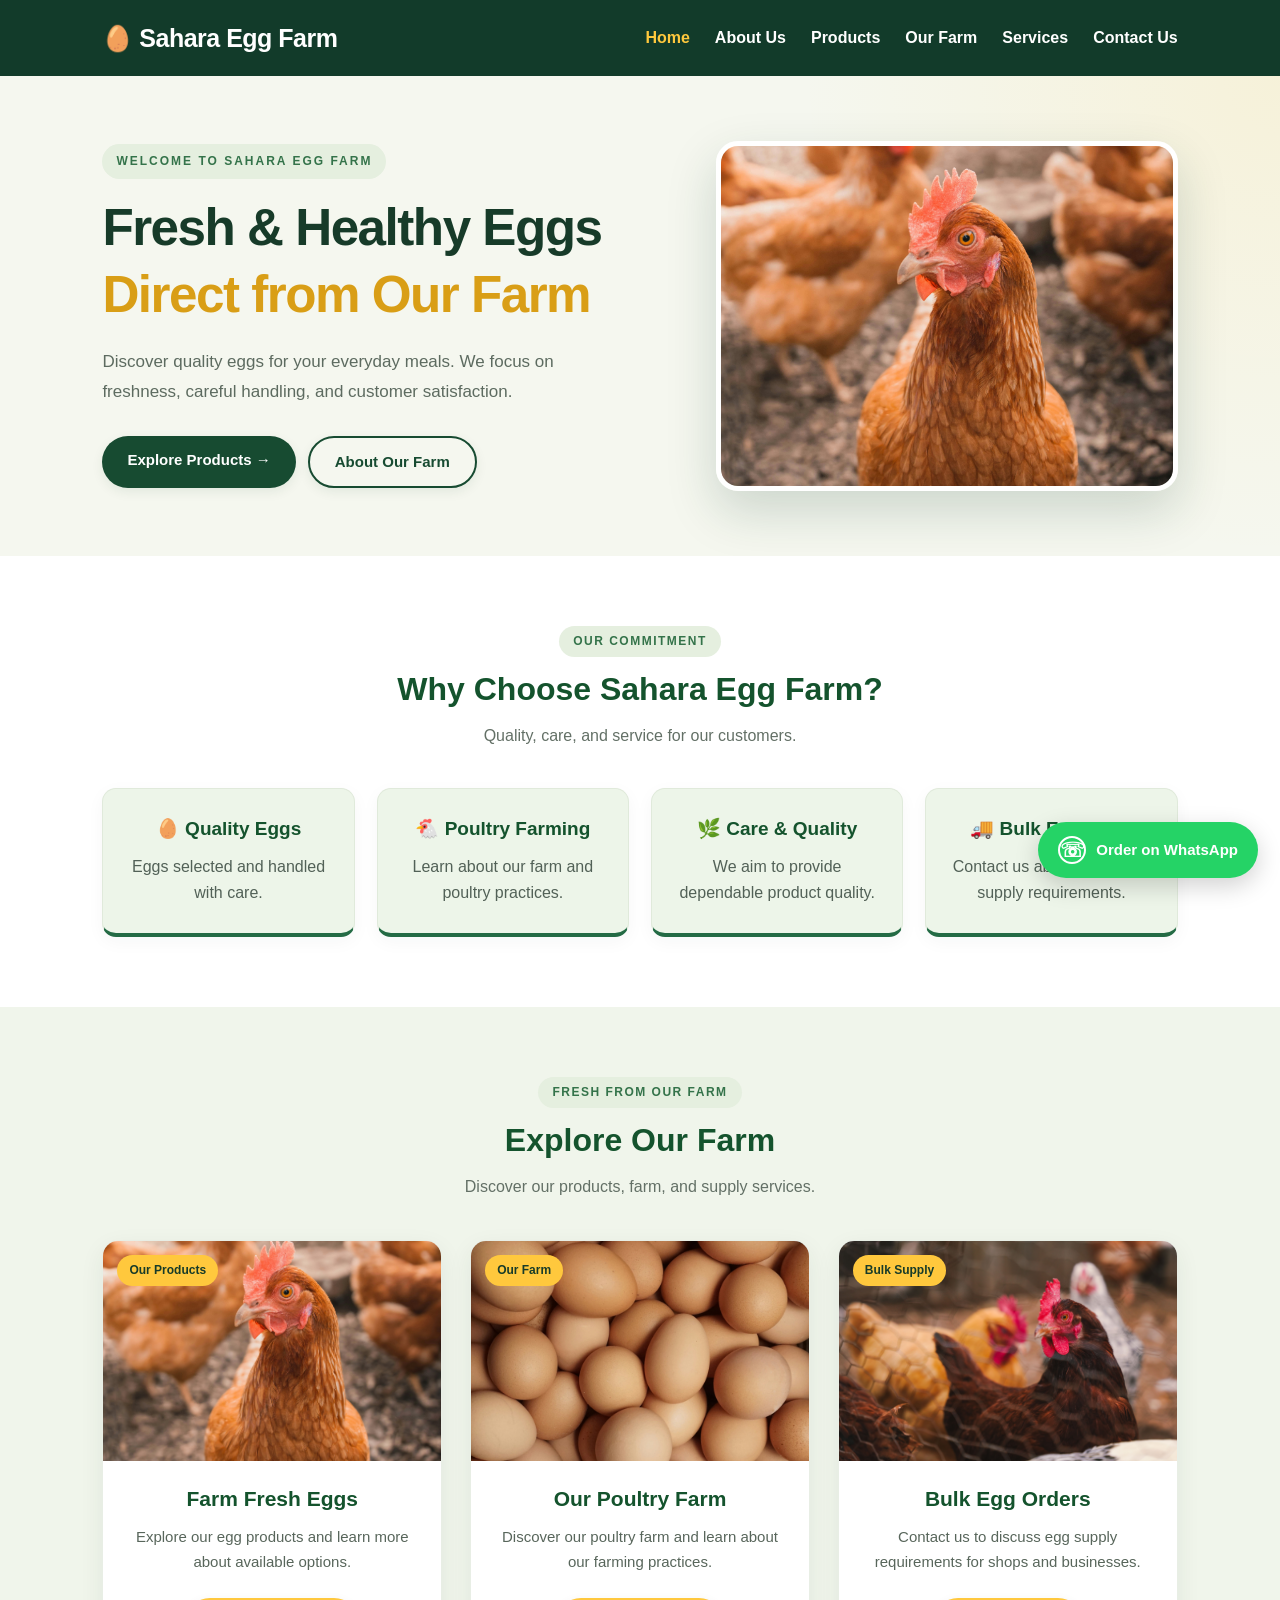
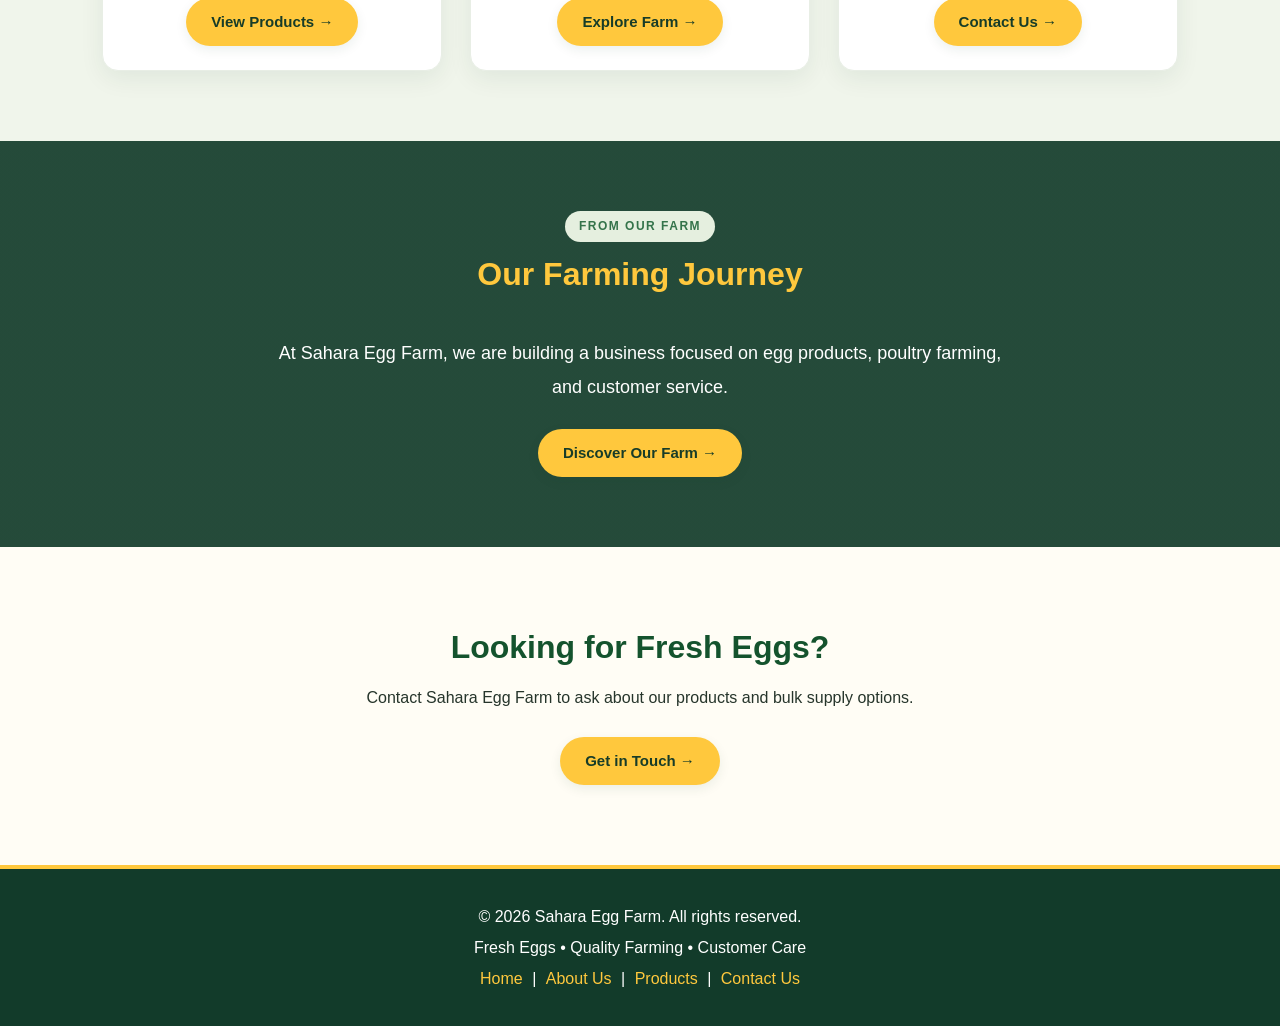
<file: index.html>
<!DOCTYPE html>
<html lang="en">
<head>
    <meta charset="UTF-8">
    <meta name="viewport" content="width=device-width, initial-scale=1.0">

    <meta name="description"
          content="Welcome to Sahara Egg Farm. Discover fresh eggs, quality poultry farming, and bulk egg supply enquiries.">

    <title>Sahara Egg Farm | Fresh & Healthy Eggs</title>

    <link rel="stylesheet" href="css/style.css">
</head>

<body>

    <!-- Navigation -->
    <header>
        <nav class="navbar">
            <a href="index.html" class="logo">
                🥚 Sahara Egg Farm
            </a>

            <ul class="nav-links">
                <li><a href="index.html" class="active">Home</a></li>
                <li><a href="about.html">About Us</a></li>
                <li><a href="products.html">Products</a></li>
                <li><a href="farm.html">Our Farm</a></li>
                <li><a href="services.html">Services</a></li>
                <li><a href="contact.html">Contact Us</a></li>
            </ul>
        </nav>
    </header>

    <main>

        <!-- Hero Section -->
        <section id="home" class="hero">

            <div class="hero-content">

                <span class="hero-tag">
                    WELCOME TO SAHARA EGG FARM
                </span>

                <h1>
                    Fresh & Healthy Eggs
                    <span>Direct from Our Farm</span>
                </h1>

                <p>
                    Discover quality eggs for your everyday meals.
                    We focus on freshness, careful handling,
                    and customer satisfaction.
                </p>

                <div class="hero-buttons">
                    <a href="products.html" class="btn">
                        Explore Products →
                    </a>

                    <a href="about.html" class="btn btn-outline">
                        About Our Farm
                    </a>
                </div>

            </div>

            <div class="hero-image">
                <img
                    src="images/brown-eggs.jpg"
                    alt="Fresh brown eggs from the farm"
                >
            </div>

        </section>


        <!-- Why Choose Us -->
        <section class="features">

            <div class="section-heading">
                <span class="section-tag">OUR COMMITMENT</span>
                <h2>Why Choose Sahara Egg Farm?</h2>
                <p>Quality, care, and service for our customers.</p>
            </div>

            <div class="feature-container">

                <div class="feature-card">
                    <h3>🥚 Quality Eggs</h3>
                    <p>Eggs selected and handled with care.</p>
                </div>

                <div class="feature-card">
                    <h3>🐔 Poultry Farming</h3>
                    <p>Learn about our farm and poultry practices.</p>
                </div>

                <div class="feature-card">
                    <h3>🌿 Care & Quality</h3>
                    <p>We aim to provide dependable product quality.</p>
                </div>

                <div class="feature-card">
                    <h3>🚚 Bulk Enquiries</h3>
                    <p>Contact us about larger egg supply requirements.</p>
                </div>

            </div>

        </section>


        <!-- Products -->
        <section id="products" class="products">

            <div class="section-heading">
                <span class="section-tag">FRESH FROM OUR FARM</span>
                <h2>Explore Our Farm</h2>
                <p>Discover our products, farm, and supply services.</p>
            </div>

            <div class="product-container">

                <!-- Card 1 -->
                <article class="product-card">

                    <div class="product-image-wrapper">
                        <img
                            src="images/brown-eggs.jpg"
                            alt="Fresh brown eggs"
                            class="product-image"
                        >

                        <span class="product-badge">Our Products</span>
                    </div>

                    <div class="product-info">
                        <h3>Farm Fresh Eggs</h3>

                        <p>
                            Explore our egg products and learn
                            more about available options.
                        </p>

                        <a href="products.html" class="btn">
                            View Products →
                        </a>
                    </div>

                </article>


                <!-- Card 2 -->
                <article class="product-card">

                    <div class="product-image-wrapper">
                        <img
                            src="images/poultry-farm.jpg"
                            alt="Poultry farm and hens"
                            class="product-image"
                        >

                        <span class="product-badge">Our Farm</span>
                    </div>

                    <div class="product-info">
                        <h3>Our Poultry Farm</h3>

                        <p>
                            Discover our poultry farm and
                            learn about our farming practices.
                        </p>

                        <a href="farm.html" class="btn">
                            Explore Farm →
                        </a>
                    </div>

                </article>


                <!-- Card 3 -->
                <article class="product-card">

                    <div class="product-image-wrapper">
                        <img
                            src="images/hero-farm.jpg"
                            alt="Sahara Egg Farm"
                            class="product-image"
                        >

                        <span class="product-badge">Bulk Supply</span>
                    </div>

                    <div class="product-info">
                        <h3>Bulk Egg Orders</h3>

                        <p>
                            Contact us to discuss egg supply
                            requirements for shops and businesses.
                        </p>

                        <a href="contact.html" class="btn">
                            Contact Us →
                        </a>
                    </div>

                </article>

            </div>

        </section>


        <!-- Farm Introduction -->
        <section class="farm">

            <div class="section-heading">
                <span class="section-tag">FROM OUR FARM</span>
                <h2>Our Farming Journey</h2>
            </div>

            <p>
                At Sahara Egg Farm, we are building a business
                focused on egg products, poultry farming,
                and customer service.
            </p>

            <a href="farm.html" class="btn">
                Discover Our Farm →
            </a>

        </section>


        <!-- Call to Action -->
        <section class="contact">

            <h2>Looking for Fresh Eggs?</h2>

            <p>
                Contact Sahara Egg Farm to ask about our products
                and bulk supply options.
            </p>

            <a href="contact.html" class="btn">
                Get in Touch →
            </a>

        </section>

    </main>


    <!-- Footer -->
    <footer>
        <p>&copy; 2026 Sahara Egg Farm. All rights reserved.</p>

        <p>
            Fresh Eggs • Quality Farming • Customer Care
        </p>

        <p>
            <a href="index.html">Home</a> |
            <a href="about.html">About Us</a> |
            <a href="products.html">Products</a> |
            <a href="contact.html">Contact Us</a>
        </p>
    </footer>

    <script src="js/script.js"></script>
<!-- WhatsApp Order Button -->
<a
    href="https://wa.me/750737151?text=Hello%20Sahara%20Egg%20Farm!%20I%20want%20to%20order%20fresh%20eggs."
    class="whatsapp-button"
    target="_blank"
    rel="noopener noreferrer"
    aria-label="Order fresh eggs on WhatsApp"
>
    <span class="whatsapp-icon">☏</span>
    <span>Order on WhatsApp</span>
</a>
</body>
</html>
</file>
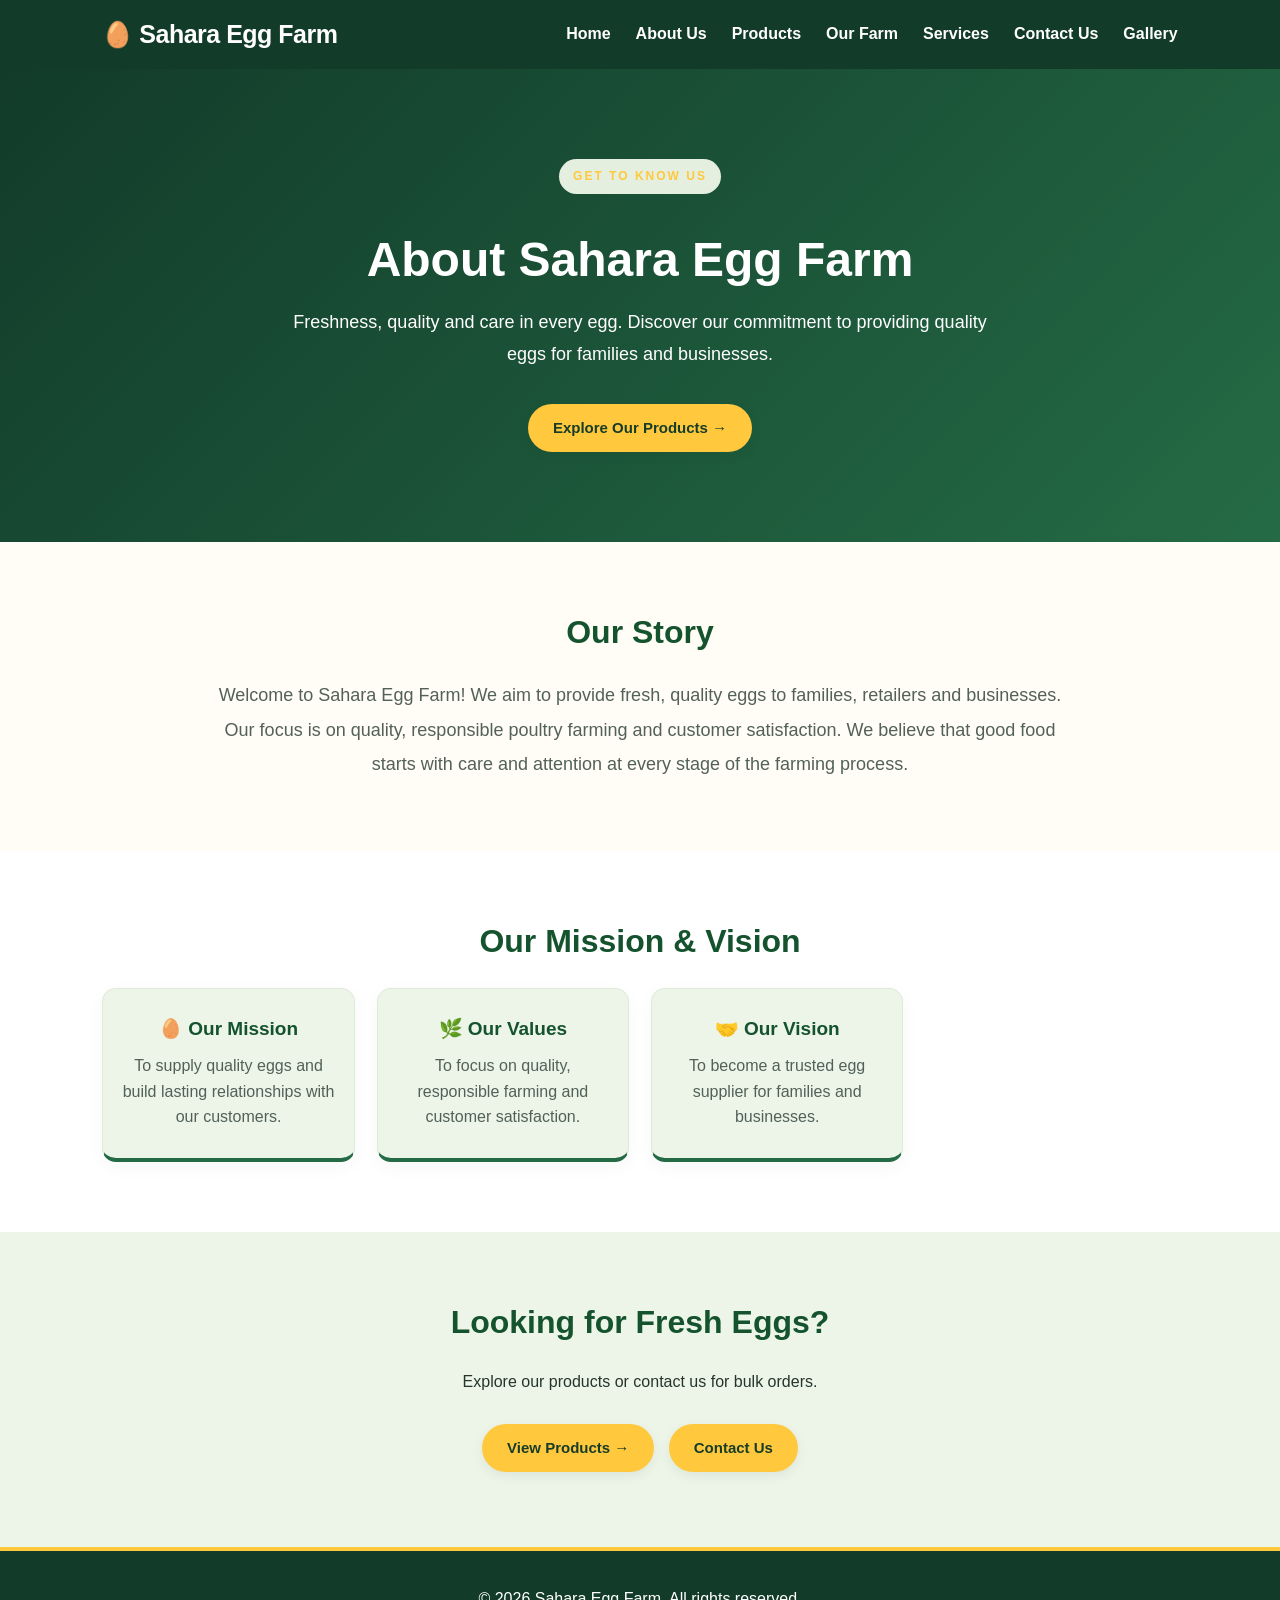
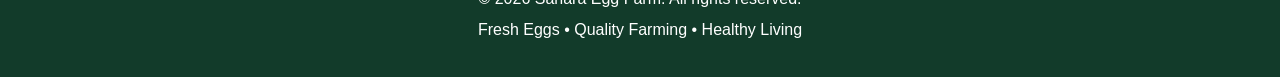
<file: about.html>
<!DOCTYPE html>
<html lang="en">

<head>
    <meta charset="UTF-8">
    <meta name="viewport" content="width=device-width, initial-scale=1.0">

    <title>About Us | Sahara Egg Farm</title>

    <link rel="stylesheet" href="css/style.css">
</head>

<body>

    <!-- Navigation Bar -->
    <header>
        <nav class="navbar">

            <h1 class="logo">🥚 Sahara Egg Farm</h1>

            <ul class="nav-links">
                <li><a href="index.html">Home</a></li>
                <li><a href="about.html">About Us</a></li>
                <li><a href="products.html">Products</a></li>
                <li><a href="farm.html">Our Farm</a></li>
                <li><a href="services.html">Services</a></li>
                <li><a href="contact.html">Contact Us</a></li>  
                <li><a href="gallery.html">Gallery</a></li>
                 </ul>
        </nav>
    </header>

    <!-- About Hero Section -->
    <section class="about-hero">

        <span class="hero-tag">GET TO KNOW US</span>

        <h2>About Sahara Egg Farm</h2>

        <p>
            Freshness, quality and care in every egg.
            Discover our commitment to providing quality eggs
            for families and businesses.
        </p>

        <a href="products.html" class="btn">
            Explore Our Products →
        </a>

    </section>

    <!-- Our Story -->
    <section class="about">

        <h2>Our Story</h2>

        <p>
            Welcome to Sahara Egg Farm!

            We aim to provide fresh, quality eggs to families,
            retailers and businesses. Our focus is on quality,
            responsible poultry farming and customer satisfaction.

            We believe that good food starts with care and attention
            at every stage of the farming process.
        </p>

    </section>

    <!-- Mission and Vision -->
    <section class="features">

        <h2>Our Mission & Vision</h2>

        <div class="feature-container">

            <div class="feature-card">
                <h3>🥚 Our Mission</h3>
                <p>
                    To supply quality eggs and build lasting
                    relationships with our customers.
                </p>
            </div>

            <div class="feature-card">
                <h3>🌿 Our Values</h3>
                <p>
                    To focus on quality, responsible farming
                    and customer satisfaction.
                </p>
            </div>

            <div class="feature-card">
                <h3>🤝 Our Vision</h3>
                <p>
                    To become a trusted egg supplier for
                    families and businesses.
                </p>
            </div>

        </div>

    </section>

    <!-- Call to Action -->
    <section class="about-cta">

        <h2>Looking for Fresh Eggs?</h2>

        <p>
            Explore our products or contact us for bulk orders.
        </p>

        <a href="products.html" class="btn">
            View Products →
        </a>

        <a href="contact.html" class="btn">
            Contact Us
        </a>

    </section>

    <!-- Footer -->
    <footer>
        <p>&copy; 2026 Sahara Egg Farm. All rights reserved.</p>
        <p>Fresh Eggs • Quality Farming • Healthy Living</p>
    </footer>

</body>
</html>
</file>
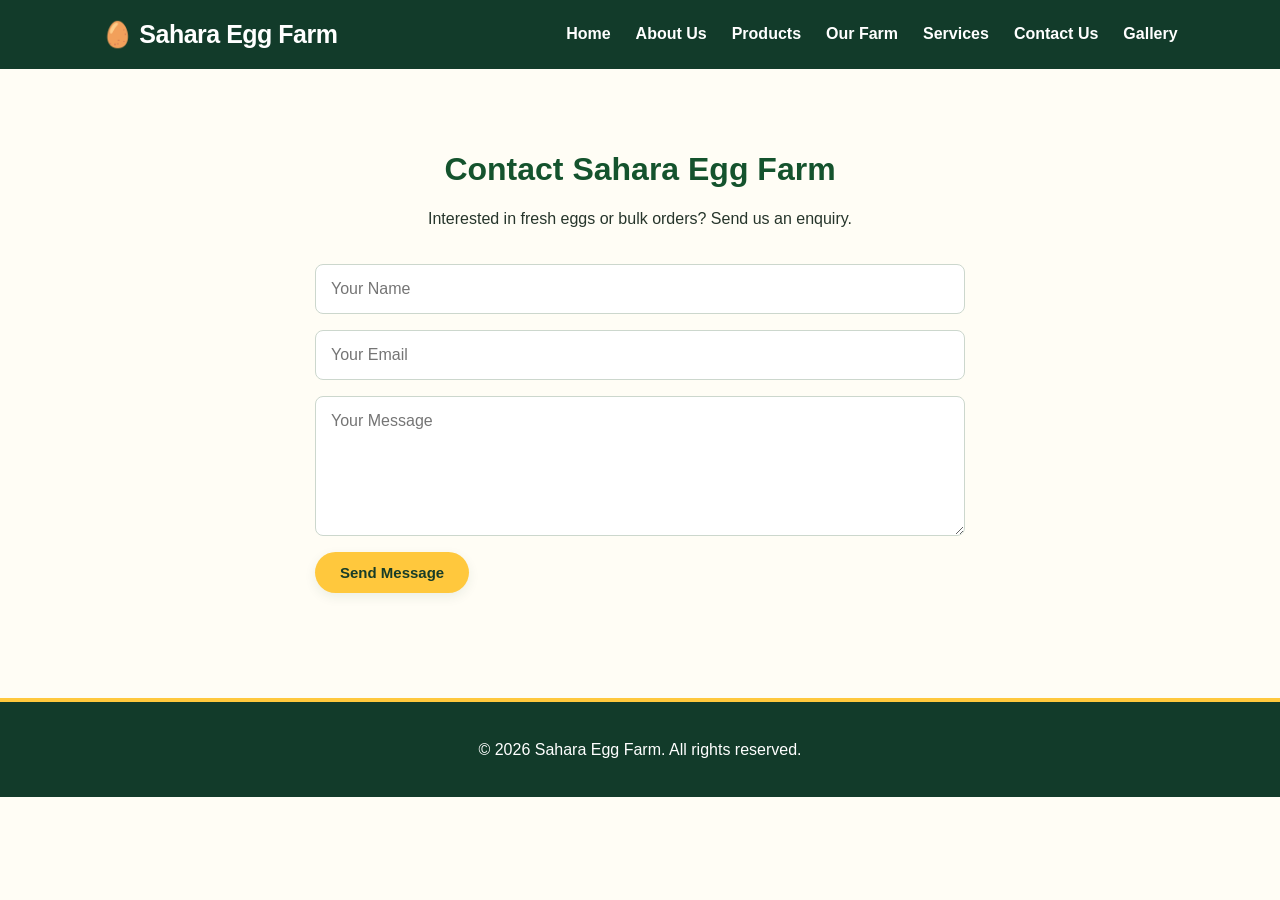
<file: contact.html>
<!DOCTYPE html>
<html lang="en">
<head>
    <meta charset="UTF-8">
    <meta name="viewport" content="width=device-width, initial-scale=1.0">
    <title>Contact Us | Sahara Egg Farm</title>
    <link rel="stylesheet" href="css/style.css">
</head>
<body>

<header>
    <nav class="navbar">
        <h1 class="logo">🥚 Sahara Egg Farm</h1>
        <ul class="nav-links">
            <li><a href="index.html">Home</a></li>
            <li><a href="about.html">About Us</a></li>
            <li><a href="products.html">Products</a></li>
            <li><a href="farm.html">Our Farm</a></li>
            <li><a href="services.html">Services</a></li>
            <li><a href="contact.html">Contact Us</a></li>
            <li><a href="gallery.html">Gallery</a></li>
        </ul>
    </nav>
</header>

<section class="contact">
    <h2>Contact Sahara Egg Farm</h2>
    <p>Interested in fresh eggs or bulk orders? Send us an enquiry.</p>

    <form id="contactForm">
        <input type="text" id="name" placeholder="Your Name" required>
        <input type="email" id="email" placeholder="Your Email" required>
        <textarea id="message" placeholder="Your Message" required></textarea>
        <button type="submit" class="btn">Send Message</button>
    </form>

    <p id="formMessage"></p>
</section>

<footer>
    <p>&copy; 2026 Sahara Egg Farm. All rights reserved.</p>
</footer>

<script src="js/script.js"></script>
</body>
</html>
</file>
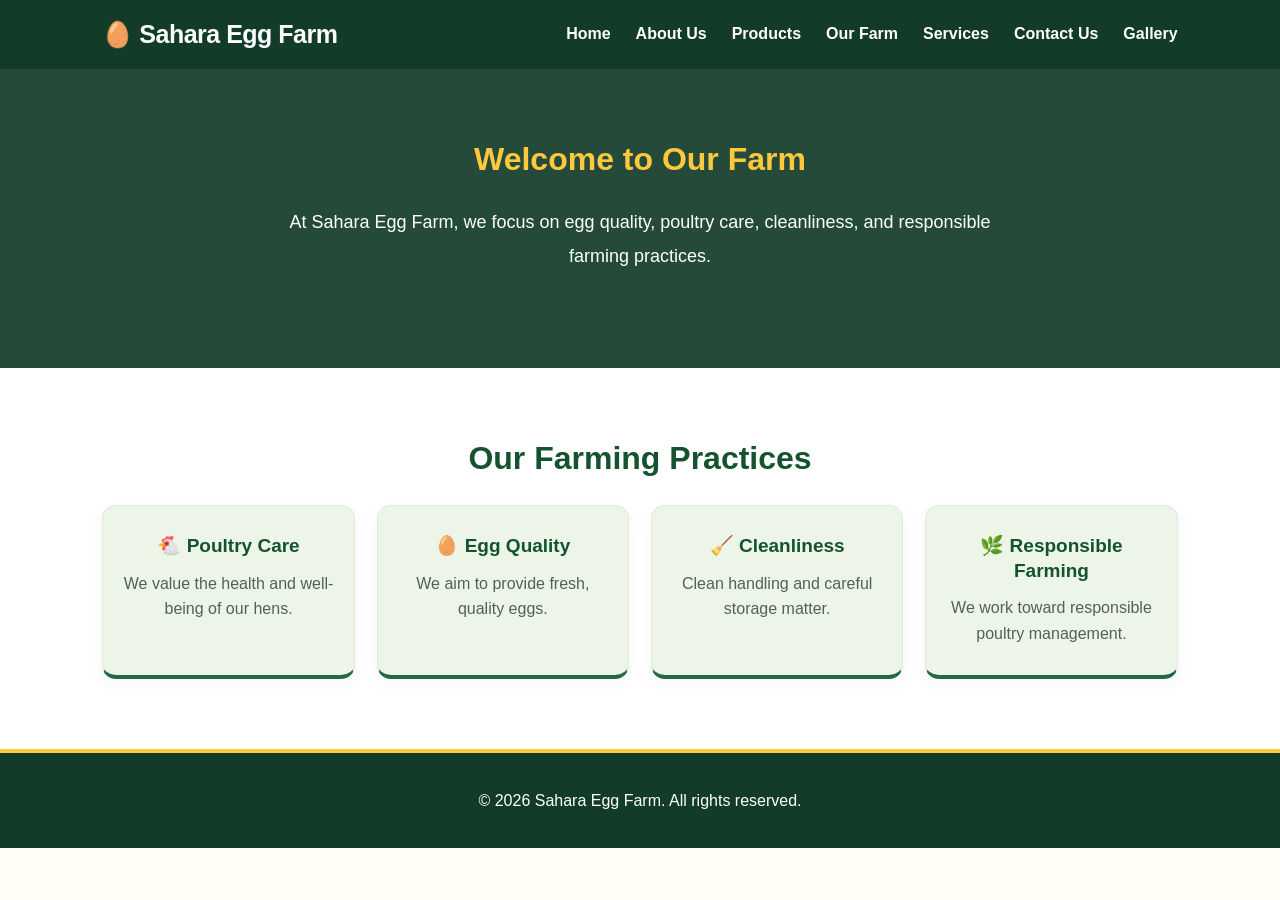
<file: farm.html>
<!DOCTYPE html>
<html lang="en">
<head>
    <meta charset="UTF-8">
    <meta name="viewport" content="width=device-width, initial-scale=1.0">
    <title>Our Farm | Sahara Egg Farm</title>
    <link rel="stylesheet" href="css/style.css">
</head>
<body>

<header>
    <nav class="navbar">
        <h1 class="logo">🥚 Sahara Egg Farm</h1>
        <ul class="nav-links">
            <li><a href="index.html">Home</a></li>
            <li><a href="about.html">About Us</a></li>
            <li><a href="products.html">Products</a></li>
            <li><a href="farm.html">Our Farm</a></li>
            <li><a href="services.html">Services</a></li>
            <li><a href="contact.html">Contact Us</a></li>
            <li><a href="gallery.html">Gallery</a></li>
        </ul>
    </nav>
</header>

<section class="farm">
    <h2>Welcome to Our Farm</h2>
    <p>At Sahara Egg Farm, we focus on egg quality, poultry care, cleanliness, and responsible farming practices.</p>
</section>

<section class="features">
    <h2>Our Farming Practices</h2>
    <div class="feature-container">
        <div class="feature-card">
            <h3>🐔 Poultry Care</h3>
            <p>We value the health and well-being of our hens.</p>
        </div>
        <div class="feature-card">
            <h3>🥚 Egg Quality</h3>
            <p>We aim to provide fresh, quality eggs.</p>
        </div>
        <div class="feature-card">
            <h3>🧹 Cleanliness</h3>
            <p>Clean handling and careful storage matter.</p>
        </div>
        <div class="feature-card">
            <h3>🌿 Responsible Farming</h3>
            <p>We work toward responsible poultry management.</p>
        </div>
    </div>
</section>

<footer>
    <p>&copy; 2026 Sahara Egg Farm. All rights reserved.</p>
</footer>

</body>
</html>
</file>
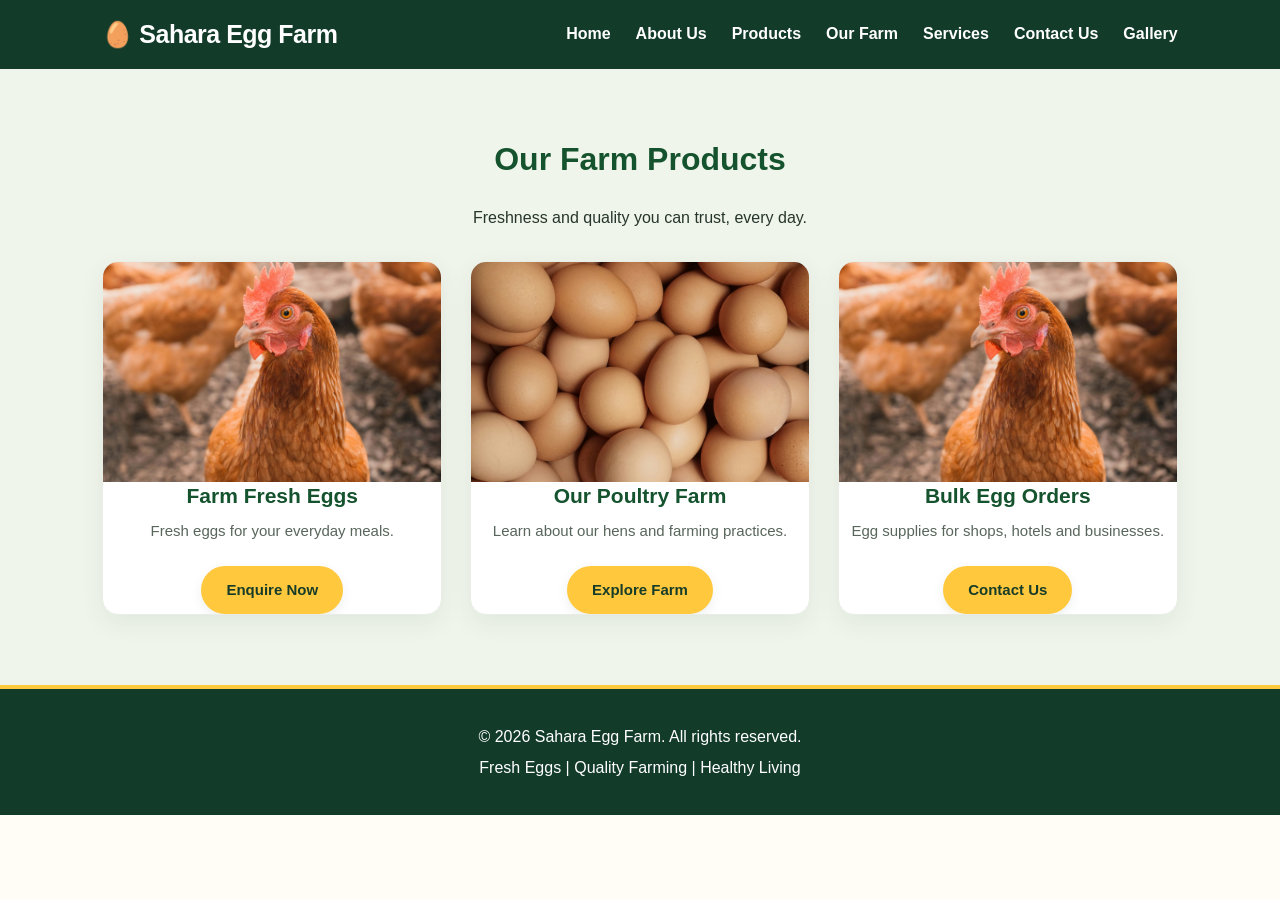
<file: products.html>
<!DOCTYPE html>
<html lang="en">
<head>
    <meta charset="UTF-8">
    <meta name="viewport" content="width=device-width, initial-scale=1.0">

    <title>Our Products | Sahara Egg Farm</title>

    <link rel="stylesheet" href="css/style.css">
</head>

<body>

    <header>
        <nav class="navbar">
            <h1 class="logo">🥚 Sahara Egg Farm</h1>

            <ul class="nav-links">
                <li><a href="index.html">Home</a></li>
                <li><a href="about.html">About Us</a></li>
                <li><a href="products.html">Products</a></li>
                <li><a href="farm.html">Our Farm</a></li>
                <li><a href="services.html">Services</a></li>
                <li><a href="contact.html">Contact Us</a></li>
                <li><a href="gallery.html">Gallery</a></li>
            </ul>
        </nav>
    </header>

    <section class="products">

        <h2>Our Farm Products</h2>

        <p style="text-align:center; margin-bottom:30px;">
            Freshness and quality you can trust, every day.
        </p>

        <div class="product-container">

            <div class="product-card">
                <img
                    src="images/brown-eggs.jpg"
                    alt="Fresh eggs"
                    class="product-image"
                >

                <h3>Farm Fresh Eggs</h3>

                <p>Fresh eggs for your everyday meals.</p>

                <a href="contact.html" class="btn">Enquire Now</a>
            </div>

            <div class="product-card">
                <img
                    src="images/poultry-farm.jpg"
                    alt="Poultry farm"
                    class="product-image"
                >

                <h3>Our Poultry Farm</h3>

                <p>Learn about our hens and farming practices.</p>

                <a href="farm.html" class="btn">Explore Farm</a>
            </div>

            <div class="product-card">
                <img
                    src="images/brown-eggs.jpg"
                    alt="Eggs for bulk orders"
                    class="product-image"
                >

                <h3>Bulk Egg Orders</h3>

                <p>Egg supplies for shops, hotels and businesses.</p>

                <a href="contact.html" class="btn">Contact Us</a>
            </div>

        </div>

    </section>

    <footer>
        <p>&copy; 2026 Sahara Egg Farm. All rights reserved.</p>
        <p>Fresh Eggs | Quality Farming | Healthy Living</p>
    </footer>

</body>
</html>
</file>
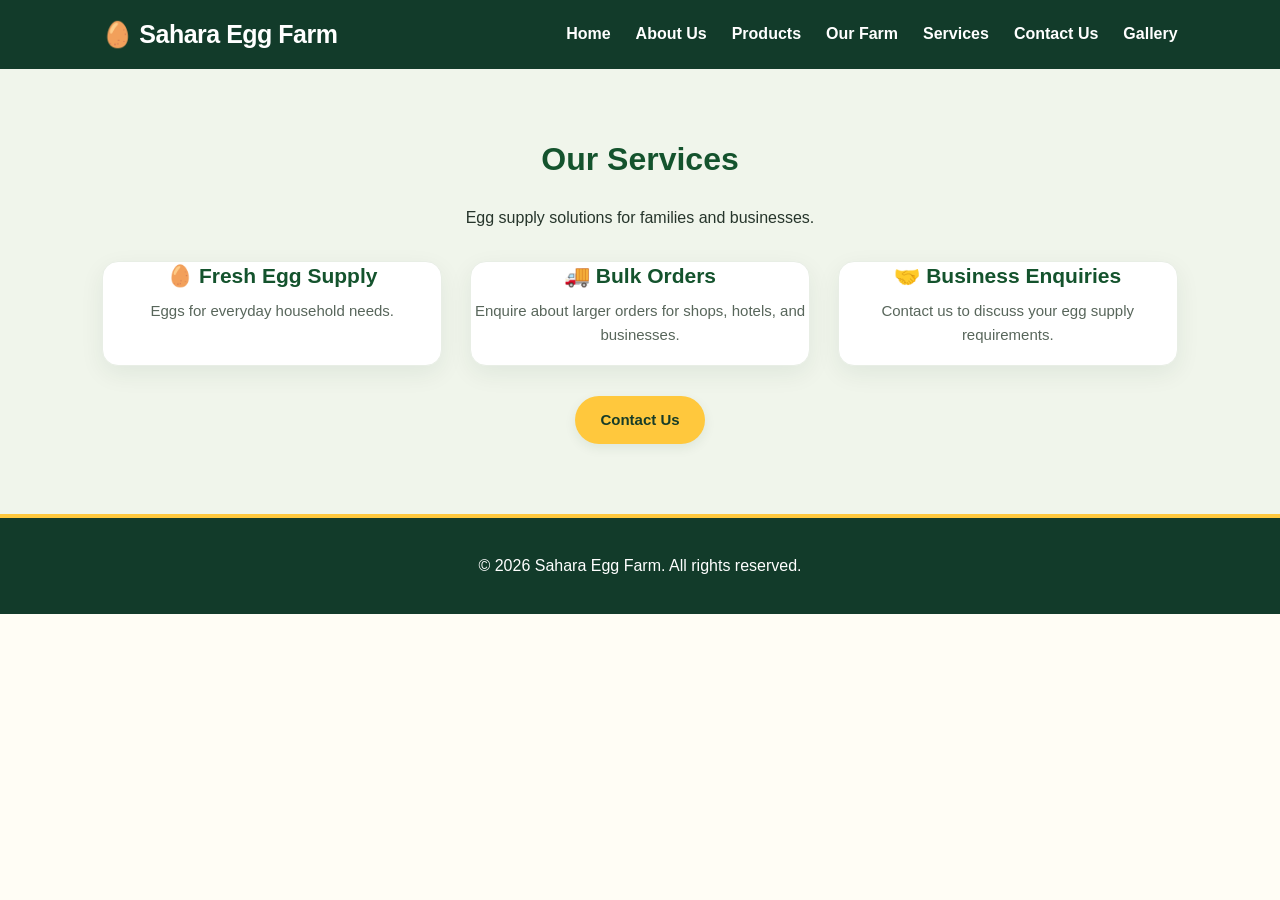
<file: services.html>
<!DOCTYPE html>
<html lang="en">
<head>
    <meta charset="UTF-8">
    <meta name="viewport" content="width=device-width, initial-scale=1.0">
    <title>Our Services | Sahara Egg Farm</title>
    <link rel="stylesheet" href="css/style.css">
</head>
<body>

<header>
    <nav class="navbar">
        <h1 class="logo">🥚 Sahara Egg Farm</h1>
        <ul class="nav-links">
            <li><a href="index.html">Home</a></li>
            <li><a href="about.html">About Us</a></li>
            <li><a href="products.html">Products</a></li>
            <li><a href="farm.html">Our Farm</a></li>
            <li><a href="services.html">Services</a></li>
            <li><a href="contact.html">Contact Us</a></li>
            <li><a href="gallery.html">Gallery</a></li>
        </ul>
    </nav>
</header>

<section class="products">
    <h2>Our Services</h2>
    <p style="text-align:center; margin-bottom:30px;">
        Egg supply solutions for families and businesses.
    </p>

    <div class="product-container">
        <div class="product-card">
            <h3>🥚 Fresh Egg Supply</h3>
            <p>Eggs for everyday household needs.</p>
        </div>

        <div class="product-card">
            <h3>🚚 Bulk Orders</h3>
            <p>Enquire about larger orders for shops, hotels, and businesses.</p>
        </div>

        <div class="product-card">
            <h3>🤝 Business Enquiries</h3>
            <p>Contact us to discuss your egg supply requirements.</p>
        </div>
    </div>

    <p style="text-align:center; margin-top:30px;">
        <a href="contact.html" class="btn">Contact Us</a>
    </p>
</section>

<footer>
    <p>&copy; 2026 Sahara Egg Farm. All rights reserved.</p>
</footer>

</body>
</html>
</file>
<file: css/style.css>
/* ===== GLOBAL STYLES ===== */

* {
    margin: 0;
    padding: 0;
    box-sizing: border-box;
    scroll-behavior: smooth;
}

body {
    font-family: Arial, sans-serif;
    background-color: #fffdf5;
    color: #26352b;
    line-height: 1.6;
}

h1, h2, h3 {
    line-height: 1.3;
}

section {
    padding: 70px 8%;
}

section h2 {
    text-align: center;
    color: #14532d;
    font-size: 32px;
    margin-bottom: 25px;
}

/* ===== NAVIGATION BAR ===== */

header {
    background-color: #123b2a;
    position: sticky;
    top: 0;
    z-index: 1000;
}

.navbar {
    max-width: 1400px;
    margin: auto;
    padding: 18px 8%;
    display: flex;
    justify-content: space-between;
    align-items: center;
    gap: 25px;
}

.logo {
    color: #ffffff;
    font-size: 25px;
    white-space: nowrap;
}

.logo::first-letter {
    color: #ffc83d;
}

.nav-links {
    list-style: none;
    display: flex;
    gap: 25px;
    align-items: center;
}

.nav-links a {
    text-decoration: none;
    color: #ffffff;
    font-weight: bold;
    transition: color 0.3s;
}

.nav-links a:hover {
    color: #ffc83d;
}

/* ===== HERO SECTION ===== */

/* ===== MODERN HERO LAYOUT ===== */

.hero {
    display: grid;
    grid-template-columns: 1.1fr 0.9fr;
    align-items: center;
    gap: 50px;

    min-height: 470px;
    padding: 65px 8%;

    background: #f5f7ef;
    color: #173b29;
}

.hero-content {
    max-width: 600px;
}

.hero-tag {
    display: inline-block;
    color: #34734a;
    font-size: 12px;
    font-weight: bold;
    letter-spacing: 2px;
    margin-bottom: 20px;
}

.hero h2 {
    text-align: left;
    color: #173b29;
    font-size: clamp(36px, 4vw, 52px);
    line-height: 1.15;
    margin-bottom: 22px;
}

.hero h2 span {
    display: block;
    color: #d99e16;
    margin-top: 8px;
}

.hero p {
    max-width: 500px;
    color: #5d6b60;
    font-size: 17px;
    line-height: 1.8;
    margin-bottom: 28px;
}

.hero-buttons {
    display: flex;
    flex-wrap: wrap;
    gap: 12px;
}

.hero .btn {
    background: #174b31;
    color: #ffffff;
}

.hero .btn:hover {
    background: #dca91e;
    color: #173b29;
}

.hero .btn-outline {
    background: transparent;
    color: #174b31;
    border: 2px solid #174b31;
}

.hero .btn-outline:hover {
    background: #174b31;
    color: #ffffff;
}

/* Hero Image */

.hero-image {
    width: 100%;
    height: 350px;
    overflow: hidden;
    border-radius: 22px;
    box-shadow: 0 15px 35px rgba(23, 59, 41, 0.15);
}

.hero-image img {
    display: block;
    width: 100%;
    height: 100%;
    object-fit: cover;
    object-position: center;
}

/* Tablet */

@media (max-width: 900px) {
    .hero {
        grid-template-columns: 1fr 1fr;
        gap: 25px;
        padding: 45px 5%;
    }

    .hero-image {
        height: 300px;
    }
}

/* Mobile */

@media (max-width: 600px) {
    .hero {
        grid-template-columns: 1fr;
        padding: 40px 6%;
        gap: 30px;
    }

    .hero h2 {
        font-size: 36px;
    }

    .hero p {
        font-size: 15px;
    }

    .hero-image {
        height: 250px;
    }

    .hero-buttons {
        flex-direction: column;
        align-items: flex-start;
    }
}
/* ===== BUTTONS ===== */

.btn {
    display: inline-block;
    background-color: #ffc83d;
    color: #173c28;
    padding: 12px 25px;
    border: none;
    border-radius: 30px;
    font-weight: bold;
    font-size: 15px;
    text-decoration: none;
    cursor: pointer;
    transition: all 0.3s ease;
}

.btn:hover {
    background-color: #e9ad12;
    transform: translateY(-3px);
}

/* ===== FEATURES ===== */

.features {
    background-color: #ffffff;
}

.feature-container {
    display: grid;
    grid-template-columns: repeat(4, minmax(0, 1fr));
    gap: 22px;
}

.feature-card {
    padding: 28px 18px;
    text-align: center;
    border-radius: 14px;
    background-color: #edf5e9;
    border-bottom: 4px solid #246b45;
    transition: transform 0.3s, box-shadow 0.3s;
}

.feature-card:hover {
    transform: translateY(-7px);
    box-shadow: 0 10px 25px rgba(0, 0, 0, 0.1);
}

.feature-card h3 {
    color: #14532d;
    margin-bottom: 12px;
}

.feature-card p {
    color: #526157;
}

/* ===== PRODUCTS ===== */

.products {
    background-color: #f0f5eb;
}

.product-container {
    display: grid;
    grid-template-columns: repeat(3, minmax(0, 1fr));
    gap: 28px;
}

.product-card {
    background-color: #ffffff;
    padding: 25px;
    text-align: center;
    border-radius: 16px;
    box-shadow: 0 5px 20px rgba(0, 0, 0, 0.07);
    transition: transform 0.3s;
}

.product-card:hover {
    transform: translateY(-8px);
}

/* Product Images */
.product-image {
    width: 100%;
    height: 180px;
    object-fit: cover;
    object-position: center;
    display: block;
    border-radius: 12px;
    margin-bottom: 15px;
}

/* Product Cards */
.product-card {
    background: #ffffff;
    padding: 15px;
    text-align: center;
    border-radius: 16px;
    overflow: hidden;
    box-shadow: 0 5px 20px rgba(0, 0, 0, 0.08);
    transition: transform 0.3s ease;
}

.product-card:hover {
    transform: translateY(-5px);
}

/* Product Heading */
.product-card h3 {
    font-size: 21px;
    color: #14532d;
    margin-bottom: 10px;
}

/* Product Description */
.product-card p {
    font-size: 15px;
    color: #58665b;
    margin-bottom: 18px;
}
.product-card .btn {
    margin-top: 5px;
}

/* ===== ABOUT SECTION ===== */

.about {
    background-color: #ffffff;
    text-align: center;
}

.about p {
    max-width: 850px;
    margin: auto;
    font-size: 18px;
    color: #536157;
}

/* ===== FARM SECTION ===== */

.farm {
    text-align: center;
    color: #ffffff;
    background:
        linear-gradient(
            rgba(18, 59, 42, 0.92),
            rgba(18, 59, 42, 0.92)
        ),
        url("https://images.unsplash.com/photo-1484557985045-edf25e08da73?auto=format&fit=crop&w=1600&q=80");

    background-size: cover;
    background-position: center;
}

.farm h2 {
    color: #ffc83d;
}

.farm p {
    max-width: 750px;
    margin: auto;
    font-size: 18px;
}

/* ===== CONTACT SECTION ===== */

.contact {
    background-color: #fffdf5;
    text-align: center;
}

.contact > p {
    margin-bottom: 25px;
}

#contactForm {
    max-width: 650px;
    margin: 30px auto 0;
    display: flex;
    flex-direction: column;
    gap: 16px;
}

#contactForm input,
#contactForm textarea {
    width: 100%;
    padding: 15px;
    border: 1px solid #ccd7cd;
    border-radius: 8px;
    background-color: #ffffff;
    font-family: inherit;
    font-size: 16px;
    outline: none;
}

#contactForm input:focus,
#contactForm textarea:focus {
    border-color: #246b45;
    box-shadow: 0 0 0 3px rgba(36, 107, 69, 0.12);
}

#contactForm textarea {
    min-height: 140px;
    resize: vertical;
}

#contactForm .btn {
    align-self: flex-start;
}

#formMessage {
    color: #14532d;
    font-weight: bold;
    margin-top: 20px;
}

/* ===== FOOTER ===== */

footer {
    background-color: #123b2a;
    color: #ffffff;
    padding: 30px 8%;
    text-align: center;
}

footer p {
    margin: 5px 0;
}

/* ===== RESPONSIVE DESIGN ===== */

@media (max-width: 900px) {
    .navbar {
        flex-direction: column;
        padding: 18px 5%;
    }

    .nav-links {
        justify-content: center;
        flex-wrap: wrap;
        gap: 15px 20px;
    }

    .feature-container {
        grid-template-columns: repeat(2, minmax(0, 1fr));
    }

    .product-container {
        grid-template-columns: repeat(2, minmax(0, 1fr));
    }

    section {
        padding: 55px 5%;
    }
}

@media (max-width: 600px) {
    .logo {
        font-size: 22px;
    }

    .nav-links {
        gap: 10px 15px;
        font-size: 14px;
    }

    .hero {
        min-height: 450px;
    }

    .hero h2 {
        font-size: 36px;
    }

    .hero h3 {
        font-size: 26px;
    }

    .hero p {
        font-size: 16px;
    }

    section h2 {
        font-size: 27px;
    }

    .feature-container,
    .product-container {
        grid-template-columns: 1fr;
    }

    .product-card {
        padding: 20px;
    }
}
/* ===== ABOUT PAGE ===== */

.about-hero {
    text-align: center;
    padding: 90px 8%;
    background: linear-gradient(135deg, #123b2a, #246b45);
    color: white;
}

.about-hero .hero-tag {
    color: #ffc83d;
}

.about-hero h2 {
    color: white;
    font-size: clamp(32px, 4vw, 48px);
    margin: 15px 0;
}

.about-hero p {
    max-width: 700px;
    margin: 0 auto 28px;
    font-size: 18px;
    line-height: 1.8;
}

.about-hero .btn {
    margin-top: 5px;
}

.about {
    background: #fffdf5;
    text-align: center;
}

.about p {
    max-width: 850px;
    margin: auto;
    font-size: 18px;
    line-height: 1.9;
    color: #536157;
}

.about-cta {
    text-align: center;
    background: #edf5e9;
}

.about-cta p {
    margin-bottom: 25px;
}

.about-cta .btn {
    margin: 5px;
}

@media (max-width: 600px) {
    .about-hero {
        padding: 60px 6%;
    }

    .about-hero p,
    .about p {
        font-size: 16px;
    }
}
/* =====================================
   SAHARA EGG FARM - PREMIUM ENHANCEMENTS
   ===================================== */

/* Smooth scrolling */
html {
    scroll-behavior: smooth;
    scroll-padding-top: 100px;
}

/* Navigation improvements */
.navbar .logo {
    text-decoration: none;
    font-weight: 800;
    letter-spacing: -0.5px;
    transition: color 0.3s ease;
}

.navbar .logo:hover {
    color: #ffc83d;
}

.nav-links a {
    position: relative;
    padding: 8px 0;
    transition: color 0.3s ease;
}

.nav-links a::after {
    content: "";
    position: absolute;
    left: 0;
    bottom: 0;
    width: 0;
    height: 2px;
    background: #ffc83d;
    transition: width 0.3s ease;
}

.nav-links a:hover::after {
    width: 100%;
}

.nav-links a.active {
    color: #ffc83d;
}

/* Premium hero section */
.hero {
    position: relative;
    overflow: hidden;
    background:
        radial-gradient(
            circle at top right,
            rgba(255, 200, 61, 0.12),
            transparent 35%
        ),
        #f5f7ef;
}

.hero h1 {
    font-size: clamp(36px, 4vw, 54px);
    line-height: 1.15;
    letter-spacing: -1.5px;
    margin-bottom: 22px;
    color: #173b29;
}

.hero h1 span {
    display: block;
    color: #d99e16;
    margin-top: 8px;
}

.hero-tag {
    background: #e5efdf;
    padding: 8px 14px;
    border-radius: 30px;
}

/* Hero image enhancement */
.hero-image {
    border: 5px solid #ffffff;
    box-shadow: 0 20px 50px rgba(18, 59, 42, 0.18);
    transition: transform 0.4s ease;
}

.hero-image:hover {
    transform: translateY(-5px);
}

.hero-image img {
    transition: transform 0.6s ease;
}

.hero-image:hover img {
    transform: scale(1.04);
}

/* Section headings */
.section-heading {
    text-align: center;
    max-width: 750px;
    margin: 0 auto 40px;
}

.section-heading h2 {
    margin-bottom: 12px;
}

.section-heading p {
    color: #637066;
    font-size: 16px;
}

.section-tag {
    display: inline-block;
    color: #34734a;
    background: #e5efdf;
    padding: 6px 14px;
    border-radius: 30px;
    font-size: 12px;
    font-weight: 800;
    letter-spacing: 1.5px;
    margin-bottom: 12px;
}

/* Feature cards */
.feature-card {
    border: 1px solid #e0eadb;
    border-bottom: 4px solid #246b45;
    box-shadow: 0 5px 18px rgba(18, 59, 42, 0.04);
}

.feature-card h3 {
    font-size: 19px;
}

.feature-card:hover {
    box-shadow: 0 14px 30px rgba(18, 59, 42, 0.12);
}

/* Product cards */
.product-card {
    padding: 0;
    border: 1px solid #e8eee5;
    box-shadow: 0 8px 25px rgba(18, 59, 42, 0.07);
    transition:
        transform 0.3s ease,
        box-shadow 0.3s ease;
}

.product-card:hover {
    transform: translateY(-8px);
    box-shadow: 0 18px 35px rgba(18, 59, 42, 0.14);
}

.product-image-wrapper {
    position: relative;
    overflow: hidden;
    height: 220px;
}

.product-image {
    width: 100%;
    height: 100%;
    object-fit: cover;
    display: block;
    border-radius: 0;
    margin: 0;
    transition: transform 0.5s ease;
}

.product-card:hover .product-image {
    transform: scale(1.06);
}

.product-badge {
    position: absolute;
    top: 14px;
    left: 14px;
    background: #ffc83d;
    color: #173b29;
    padding: 6px 12px;
    border-radius: 20px;
    font-size: 12px;
    font-weight: 800;
}

.product-info {
    padding: 24px 20px 28px;
}

.product-info h3 {
    margin-bottom: 12px;
}

.product-info p {
    min-height: 48px;
    line-height: 1.7;
}

/* Buttons */
.btn {
    box-shadow: 0 4px 12px rgba(18, 59, 42, 0.08);
}

.btn:focus-visible,
.nav-links a:focus-visible {
    outline: 3px solid #d99e16;
    outline-offset: 4px;
}

/* Farm section */
.farm {
    position: relative;
    background-attachment: scroll;
}

.farm p {
    line-height: 1.9;
    margin-bottom: 25px;
}

/* Contact section */
.contact {
    padding-top: 80px;
    padding-bottom: 80px;
}

.contact h2 {
    margin-bottom: 15px;
}

.contact > p {
    max-width: 650px;
    margin: 0 auto 25px;
    line-height: 1.8;
}

/* Footer */
footer {
    border-top: 4px solid #ffc83d;
}

footer a {
    color: #ffc83d;
    text-decoration: none;
    margin: 0 5px;
}

footer a:hover {
    text-decoration: underline;
}

/* Tablet and mobile improvements */
@media (max-width: 900px) {
    .product-image-wrapper {
        height: 200px;
    }

    .product-info {
        padding: 20px 16px 24px;
    }
}

@media (max-width: 600px) {
    .navbar {
        gap: 14px;
    }

    .nav-links {
        width: 100%;
        gap: 10px 16px;
    }

    .hero h1 {
        font-size: 36px;
        letter-spacing: -0.8px;
    }

    .hero-image {
        height: 250px;
    }

    .product-image-wrapper {
        height: 220px;
    }

    .product-info p {
        min-height: auto;
    }

    .contact .btn {
        margin-top: 10px;
    }

    footer {
        padding: 25px 5%;
        font-size: 14px;
    }
}

/* Respect reduced-motion preferences */
@media (prefers-reduced-motion: reduce) {
    *,
    *::before,
    *::after {
        scroll-behavior: auto !important;
        transition-duration: 0.01ms !important;
        animation-duration: 0.01ms !important;
    }
}
/* Floating WhatsApp Order Button */
.whatsapp-button {
    position: fixed;
    right: 22px;
    bottom: 22px;
    z-index: 1000;

    display: flex;
    align-items: center;
    gap: 10px;

    padding: 14px 20px;
    border-radius: 50px;

    background: #25D366;
    color: #ffffff;

    font-size: 15px;
    font-weight: 700;
    text-decoration: none;

    box-shadow: 0 8px 25px rgba(0, 0, 0, 0.18);
    transition: transform 0.3s ease, box-shadow 0.3s ease;
}

.whatsapp-button:hover {
    color: #ffffff;
    transform: translateY(-5px);
    box-shadow: 0 12px 30px rgba(0, 0, 0, 0.25);
}

.whatsapp-icon {
    display: flex;
    align-items: center;
    justify-content: center;

    width: 28px;
    height: 28px;

    border: 2px solid #ffffff;
    border-radius: 50%;

    font-size: 20px;
    line-height: 1;
}

@media (max-width: 600px) {
    .whatsapp-button {
        right: 14px;
        bottom: 14px;
        padding: 12px 16px;
        font-size: 13px;
    }
}
/* ==========================
   SAHARA EGG FARM GALLERY
========================== */

.gallery-hero {
    min-height: 380px;
    display: flex;
    align-items: center;
    justify-content: center;
    padding: 70px 8%;
    text-align: center;
    color: #ffffff;

    background:
        linear-gradient(
            rgba(20, 42, 24, 0.78),
            rgba(20, 42, 24, 0.78)
        ),
        url("../images/hero-farm.jpg") center/cover no-repeat;
}

.gallery-hero-content {
    max-width: 760px;
}

.gallery-tag {
    display: inline-block;
    margin-bottom: 15px;
    color: #d4ed91;
    font-size: 12px;
    font-weight: 800;
    letter-spacing: 3px;
}

.gallery-hero h1 {
    margin: 0 0 20px;
    font-size: clamp(34px, 5vw, 58px);
    line-height: 1.15;
}

.gallery-hero h1 span {
    color: #d4ed91;
}

.gallery-hero p {
    max-width: 620px;
    margin: 0 auto 28px;
    color: #f2f5ed;
    font-size: 17px;
    line-height: 1.8;
}

.gallery-button {
    display: inline-block;
    padding: 14px 25px;
    border: none;
    border-radius: 30px;

    background: #d4ed91;
    color: #20351e;

    font-weight: 800;
    text-decoration: none;

    transition: transform 0.3s ease, background 0.3s ease;
}

.gallery-button:hover {
    background: #ffffff;
    transform: translateY(-3px);
}

.farm-gallery {
    padding: 80px 7%;
    background: #fbfaf5;
}

.gallery-heading {
    max-width: 650px;
    margin: 0 auto 45px;
    text-align: center;
}

.gallery-heading .gallery-tag,
.gallery-cta .gallery-tag {
    color: #718d36;
}

.gallery-heading h2,
.gallery-cta h2 {
    margin: 0 0 15px;
    color: #243c23;
    font-size: clamp(28px, 4vw, 42px);
}

.gallery-heading p,
.gallery-cta p {
    color: #666d61;
    line-height: 1.8;
}

.gallery-grid {
    display: grid;
    grid-template-columns: repeat(3, minmax(0, 1fr));
    grid-auto-rows: 250px;
    gap: 22px;
    max-width: 1250px;
    margin: auto;
}

.gallery-card {
    position: relative;
    overflow: hidden;
    border-radius: 18px;
    background: #e8e8df;
    box-shadow: 0 8px 25px rgba(0, 0, 0, 0.08);
}

.gallery-card.gallery-large {
    grid-column: span 2;
}

.gallery-card img {
    display: block;
    width: 100%;
    height: 100%;
    object-fit: cover;

    transition: transform 0.6s ease;
}

.gallery-card:hover img {
    transform: scale(1.08);
}

.gallery-overlay {
    position: absolute;
    inset: 0;

    display: flex;
    flex-direction: column;
    justify-content: flex-end;

    padding: 25px;
    color: #ffffff;

    background: linear-gradient(
        transparent 25%,
        rgba(0, 0, 0, 0.78)
    );

    transition: background 0.3s ease;
}

.gallery-overlay span {
    margin-bottom: 8px;
    color: #d4ed91;
    font-size: 13px;
    font-weight: 800;
}

.gallery-overlay h3 {
    margin: 0;
    font-size: 22px;
}

.gallery-cta {
    padding: 75px 7%;
    text-align: center;
    background: #f0f3e7;
}

.gallery-cta > div {
    max-width: 700px;
    margin: auto;
}

.gallery-cta p {
    margin-bottom: 28px;
}

.footer {
    padding: 25px 15px;
    text-align: center;
}

/* Tablet */
@media (max-width: 900px) {
    .gallery-grid {
        grid-template-columns: repeat(2, minmax(0, 1fr));
        grid-auto-rows: 230px;
    }
}

/* Mobile */
@media (max-width: 600px) {
    .gallery-hero {
        min-height: 330px;
        padding: 55px 6%;
    }

    .gallery-hero p {
        font-size: 15px;
    }

    .farm-gallery {
        padding: 55px 5%;
    }

    .gallery-grid {
        grid-template-columns: 1fr;
        grid-auto-rows: 260px;
        gap: 18px;
    }

    .gallery-card.gallery-large {
        grid-column: span 1;
    }

    .gallery-overlay h3 {
        font-size: 20px;
    }

    .gallery-cta {
        padding: 55px 6%;
    }
}
/* Fix product card image sizes */
.product-card > img {
    display: block;
    width: 100%;
    height: 220px;
    object-fit: cover;
    object-position: center;
}

/* Keep all product cards aligned */
.product-card {
    overflow: hidden;
}

.product-info {
    padding: 24px;
    box-sizing: border-box;
}
</file>
